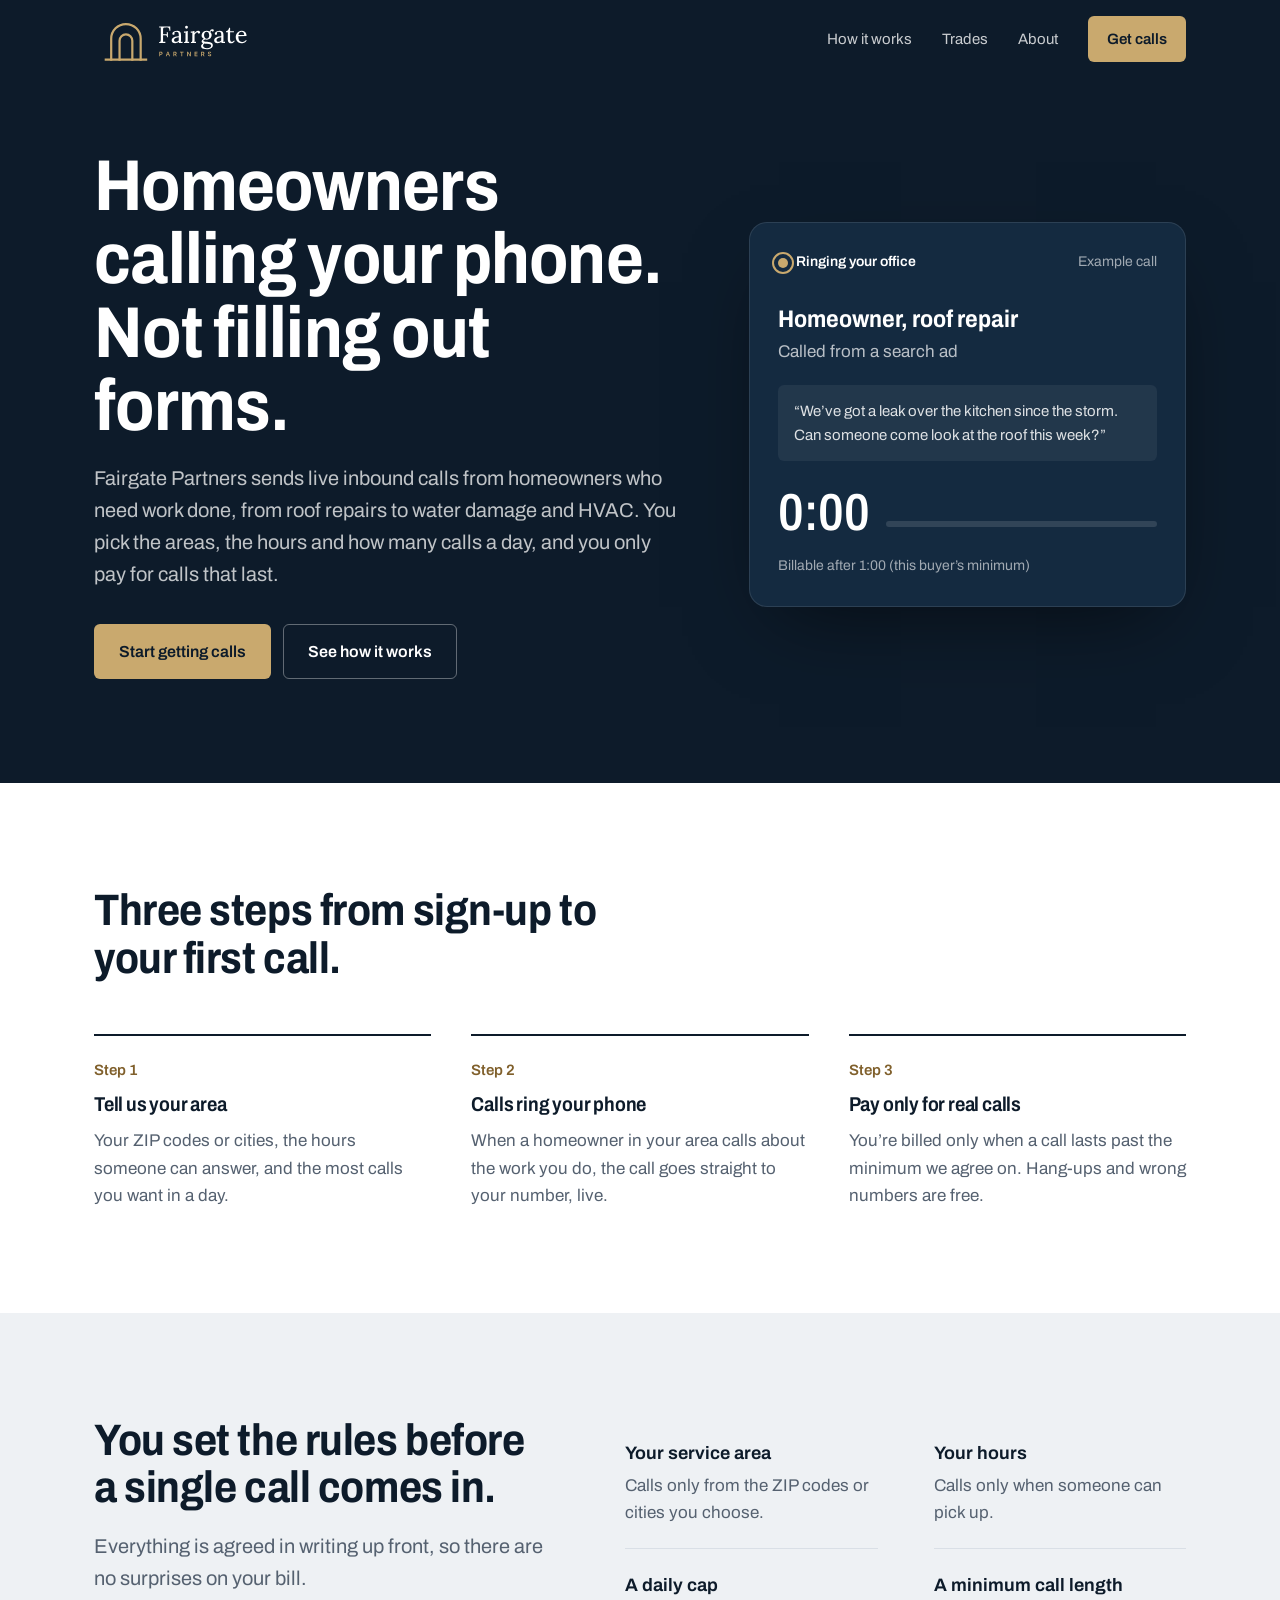
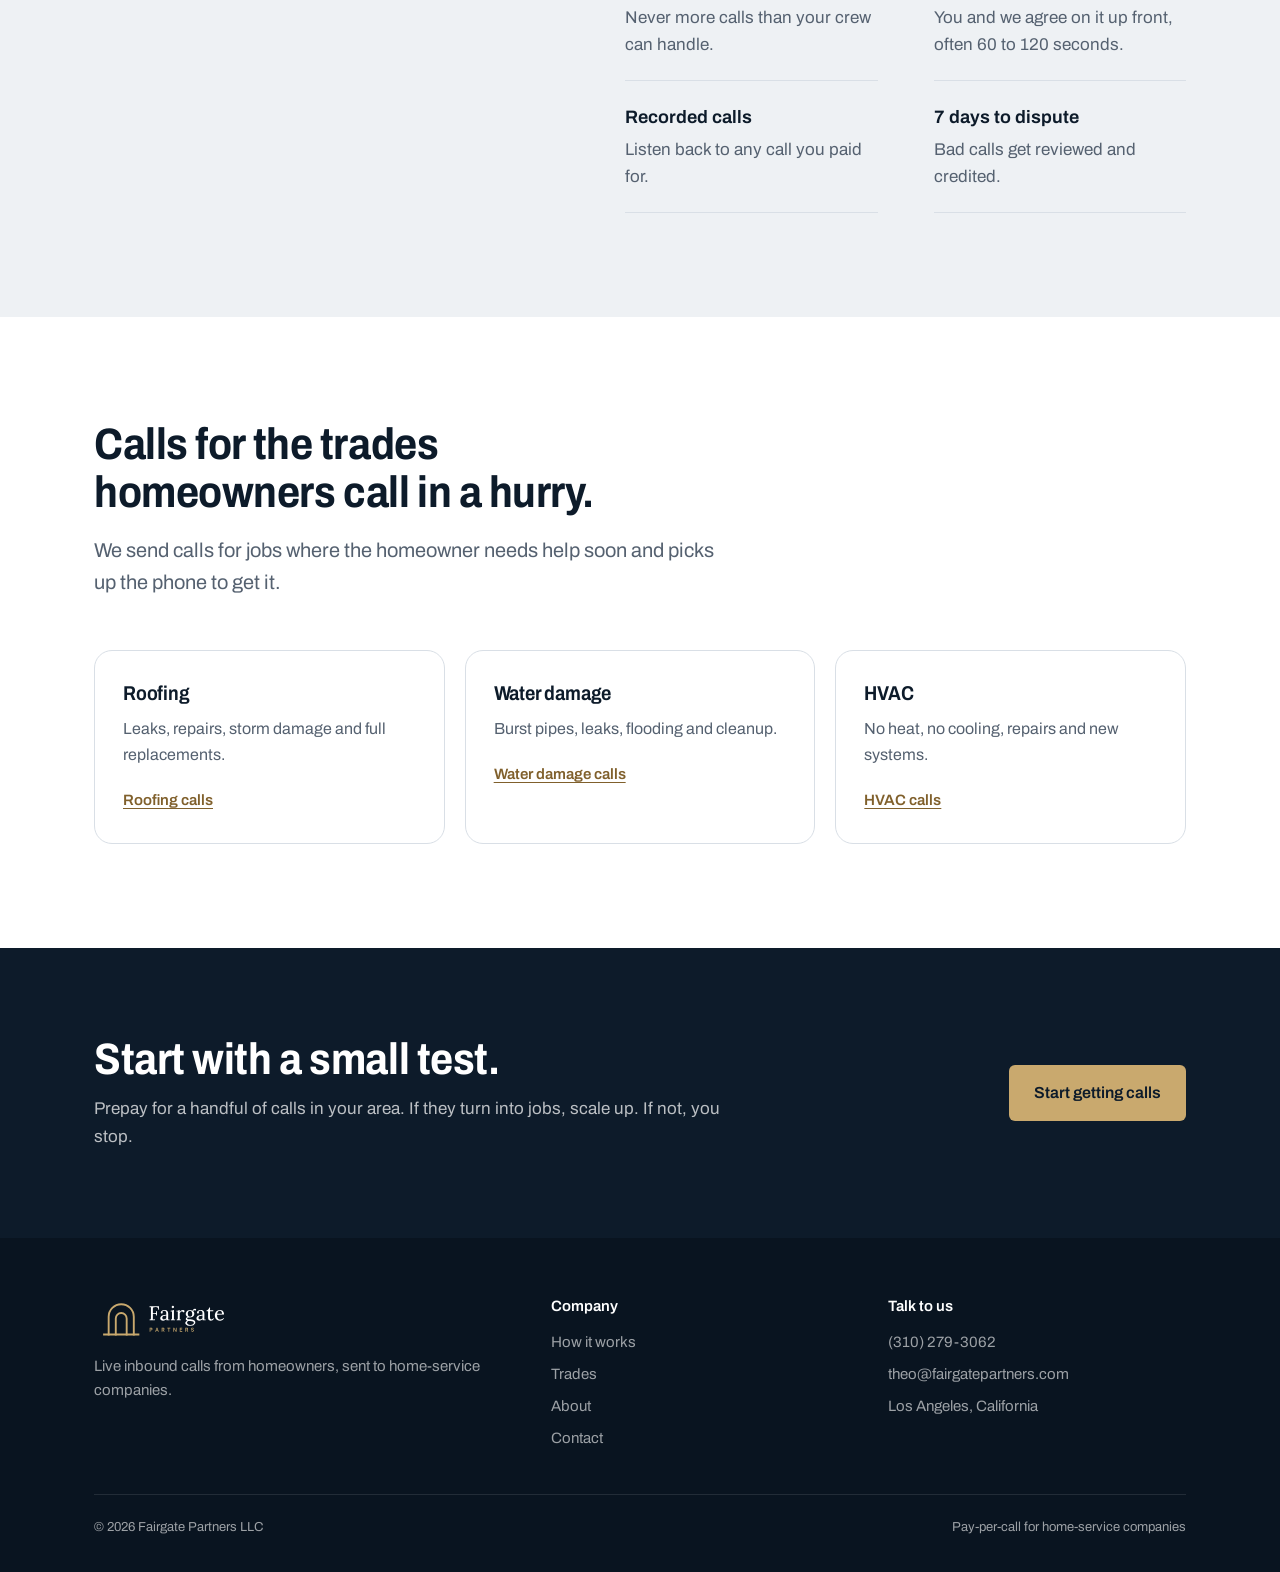
<file: index.html>
<!doctype html>
<html lang="en">
<head>
<meta charset="utf-8">
<meta name="viewport" content="width=device-width, initial-scale=1">
<title>Fairgate Partners | Pay-per-call for home-service companies</title>
<meta name="description" content="Live inbound calls from homeowners, sent straight to your phone. You choose the area, hours and daily cap, and pay only for billable calls.">
<link rel="canonical" href="https://fairgatepartners.com/">
<meta name="theme-color" content="#0d1b2a">
<meta property="og:type" content="website">
<meta property="og:site_name" content="Fairgate Partners">
<meta property="og:title" content="Fairgate Partners | Pay-per-call for home-service companies">
<meta property="og:description" content="Live inbound calls from homeowners, sent straight to your phone. You choose the area, hours and daily cap, and pay only for billable calls.">
<meta property="og:url" content="https://fairgatepartners.com/">
<meta property="og:image" content="https://fairgatepartners.com/og-image.png">
<meta property="og:image:width" content="1200">
<meta property="og:image:height" content="630">
<meta property="og:image:alt" content="Fairgate Partners logo">
<meta name="twitter:image" content="https://fairgatepartners.com/og-image.png">
<meta name="twitter:card" content="summary_large_image">
<link rel="icon" type="image/svg+xml" href="logo/fairgate-icon.svg">
<link rel="apple-touch-icon" href="logo/fairgate-icon.png">
<link rel="preconnect" href="https://fonts.googleapis.com">
<link rel="preconnect" href="https://fonts.gstatic.com" crossorigin>
<link href="https://fonts.googleapis.com/css2?family=Archivo:wdth,wght@62..125,400..800&display=swap" rel="stylesheet">
<link rel="stylesheet" href="styles.css">
<script type="application/ld+json">{"@context": "https://schema.org", "@graph": [{"@type": "Organization", "@id": "https://fairgatepartners.com/#org", "name": "Fairgate Partners", "legalName": "Fairgate Partners LLC", "url": "https://fairgatepartners.com/", "logo": "https://fairgatepartners.com/logo/fairgate-icon.png", "email": "theo@fairgatepartners.com", "telephone": "+1-310-279-3062", "description": "Fairgate Partners sends live inbound phone calls from homeowners to home-service companies. Buyers pay only for billable calls.", "contactPoint": {"@type": "ContactPoint", "contactType": "sales", "email": "theo@fairgatepartners.com", "telephone": "+1-310-279-3062", "availableLanguage": "English"}}, {"@type": "Service", "@id": "https://fairgatepartners.com/#service", "name": "Pay-per-call for home-service companies", "serviceType": "Pay-per-call lead generation", "provider": {"@id": "https://fairgatepartners.com/#org"}, "areaServed": {"@type": "Country", "name": "United States"}, "audience": {"@type": "BusinessAudience", "audienceType": "Roofing, water damage restoration and HVAC companies"}, "description": "Live inbound phone calls from homeowners, delivered to home-service companies and billed per billable call."}, {"@type": "WebSite", "@id": "https://fairgatepartners.com/#site", "url": "https://fairgatepartners.com/", "name": "Fairgate Partners", "publisher": {"@id": "https://fairgatepartners.com/#org"}}]}</script>
</head>
<body>
<a class="skip" href="#main">Skip to content</a>
<header class="site-head">
  <div class="wrap">
    <a class="brand" href="index.html"><img src="logo/fairgate-wordmark-white.svg" alt="Fairgate Partners" width="157" height="54"></a>
    <nav class="nav" aria-label="Main"><a href="how-it-works.html">How it works</a><a href="trades.html">Trades</a><a href="about.html">About</a><a class="btn btn-brass" href="contact.html">Get calls</a></nav>
    <details class="menu"><summary>Menu</summary><nav aria-label="Mobile"><a href="how-it-works.html">How it works</a><a href="trades.html">Trades</a><a href="about.html">About</a><a href="contact.html">Contact</a></nav></details>
  </div>
</header>
<main id="main">
<section class="hero">
  <div class="wrap">
    <div>
      <h1>Homeowners calling your phone. Not filling out forms.</h1>
      <p class="lead">Fairgate Partners sends live inbound calls from homeowners who need work done, from roof repairs to water damage and HVAC. You pick the areas, the hours and how many calls a day, and you only pay for calls that last.</p>
      <div class="actions">
        <a class="btn btn-brass" href="contact.html">Start getting calls</a>
        <a class="btn btn-line" href="how-it-works.html">See how it works</a>
      </div>
    </div>
    <div class="call ringing" id="call" aria-label="Example of a call being delivered">
      <div class="call-top"><span class="status"><span class="dot"></span><span id="st">Ringing your office</span></span><span>Example call</span></div>
      <div class="caller"><strong id="who">Homeowner, roof repair</strong><span id="src">Called from a search ad</span></div>
      <div class="need" id="need">&ldquo;We&rsquo;ve got a leak over the kitchen since the storm. Can someone come look at the roof this week?&rdquo;</div>
      <div class="timer"><div class="clock" id="clk">0:00</div><div class="bar"><i id="bar"></i></div></div>
      <div class="bill" id="bill">Billable after 1:00 (this buyer&rsquo;s minimum)</div>
    </div>
  </div>
</section>

<section class="section">
  <div class="wrap">
    <div class="section-head"><h2>Three steps from sign-up to your first call.</h2></div>
    <div class="steps">
      <div class="step"><b>Step 1</b><h3>Tell us your area</h3><p>Your ZIP codes or cities, the hours someone can answer, and the most calls you want in a day.</p></div>
      <div class="step"><b>Step 2</b><h3>Calls ring your phone</h3><p>When a homeowner in your area calls about the work you do, the call goes straight to your number, live.</p></div>
      <div class="step"><b>Step 3</b><h3>Pay only for real calls</h3><p>You&rsquo;re billed only when a call lasts past the minimum we agree on. Hang-ups and wrong numbers are free.</p></div>
    </div>
  </div>
</section>

<section class="section mist">
  <div class="wrap split">
    <div>
      <h2>You set the rules before a single call comes in.</h2>
      <p class="lead">Everything is agreed in writing up front, so there are no surprises on your bill.</p>
    </div>
    <dl class="controls">
      <div><dt>Your service area</dt><dd>Calls only from the ZIP codes or cities you choose.</dd></div>
      <div><dt>Your hours</dt><dd>Calls only when someone can pick up.</dd></div>
      <div><dt>A daily cap</dt><dd>Never more calls than your crew can handle.</dd></div>
      <div><dt>A minimum call length</dt><dd>You and we agree on it up front, often 60 to 120 seconds.</dd></div>
      <div><dt>Recorded calls</dt><dd>Listen back to any call you paid for.</dd></div>
      <div><dt>7 days to dispute</dt><dd>Bad calls get reviewed and credited.</dd></div>
    </dl>
  </div>
</section>

<section class="section">
  <div class="wrap">
    <div class="section-head"><h2>Calls for the trades homeowners call in a hurry.</h2><p class="lead">We send calls for jobs where the homeowner needs help soon and picks up the phone to get it.</p></div>
    <div class="trades">
      <a class="trade" href="trades.html#roofing"><h3>Roofing</h3><p>Leaks, repairs, storm damage and full replacements.</p><span class="tag">Roofing calls</span></a>
      <a class="trade" href="trades.html#water-damage"><h3>Water damage</h3><p>Burst pipes, leaks, flooding and cleanup.</p><span class="tag">Water damage calls</span></a>
      <a class="trade" href="trades.html#hvac"><h3>HVAC</h3><p>No heat, no cooling, repairs and new systems.</p><span class="tag">HVAC calls</span></a>
    </div>
  </div>
</section>

<section class="band"><div class="wrap"><div><h2>Start with a small test.</h2><p>Prepay for a handful of calls in your area. If they turn into jobs, scale up. If not, you stop.</p></div><a class="btn btn-brass" href="contact.html">Start getting calls</a></div></section>
</main>
<footer class="site-foot">
  <div class="wrap">
    <div class="foot-grid">
      <div>
        <img src="logo/fairgate-wordmark-white.svg" alt="Fairgate Partners" width="134" height="46">
        <p>Live inbound calls from homeowners, sent to home-service companies.</p>
      </div>
      <div>
        <h4>Company</h4>
        <ul><li><a href="how-it-works.html">How it works</a></li><li><a href="trades.html">Trades</a></li><li><a href="about.html">About</a></li><li><a href="contact.html">Contact</a></li></ul>
      </div>
      <div>
        <h4>Talk to us</h4>
        <ul><li><a href="tel:+13102793062">(310) 279-3062</a></li><li><a href="mailto:theo@fairgatepartners.com">theo@fairgatepartners.com</a></li><li>Los Angeles, California</li></ul>
      </div>
    </div>
    <div class="legal"><span>&copy; 2026 Fairgate Partners LLC</span><span>Pay-per-call for home-service companies</span></div>
  </div>
</footer>
<script>
(function(){
  var card=document.getElementById('call');if(!card)return;
  var $=function(i){return document.getElementById(i)};
  var st=$('st'),clk=$('clk'),bar=$('bar'),bill=$('bill'),who=$('who'),src=$('src'),need=$('need');
  var calls=[
    ['Homeowner, roof repair','Called from a search ad',60,'“We’ve got a leak over the kitchen since the storm. Can someone come look at the roof this week?”'],
    ['Homeowner, water damage','Called from a search ad',90,'“A pipe burst under the sink and the floor’s soaked. Can you get someone out today?”'],
    ['Homeowner, HVAC','Called from a local listing',120,'“Our heater stopped working last night. How soon can a tech come out?”']
  ];
  var reduce=window.matchMedia&&window.matchMedia('(prefers-reduced-motion: reduce)').matches;
  function fmt(s){return Math.floor(s/60)+':'+('0'+(s%60)).slice(-2)}
  var min=60;
  function show(s){clk.textContent=fmt(s);bar.style.width=Math.min(100,s/min*100)+'%';if(s>=min){bill.textContent='Billable call';bill.classList.add('on')}}
  function load(c){min=c[2];who.textContent=c[0];src.textContent=c[1];need.textContent=c[3];card.classList.remove('connected');card.classList.add('ringing');st.textContent='Ringing your office';bill.textContent='Billable after '+fmt(min)+' (this buyer’s minimum)';bill.classList.remove('on');show(0)}
  function connect(){card.classList.remove('ringing');card.classList.add('connected');st.textContent='Connected'}
  if(reduce){connect();show(64);return}
  var n=0;
  function run(){load(calls[n]);setTimeout(function(){connect();var s=0;var t=setInterval(function(){s++;show(s);if(s>=min+4){clearInterval(t);n=(n+1)%calls.length;setTimeout(run,3000)}},40)},1800)}
  run();
})();
</script>
</body>
</html>
</file>
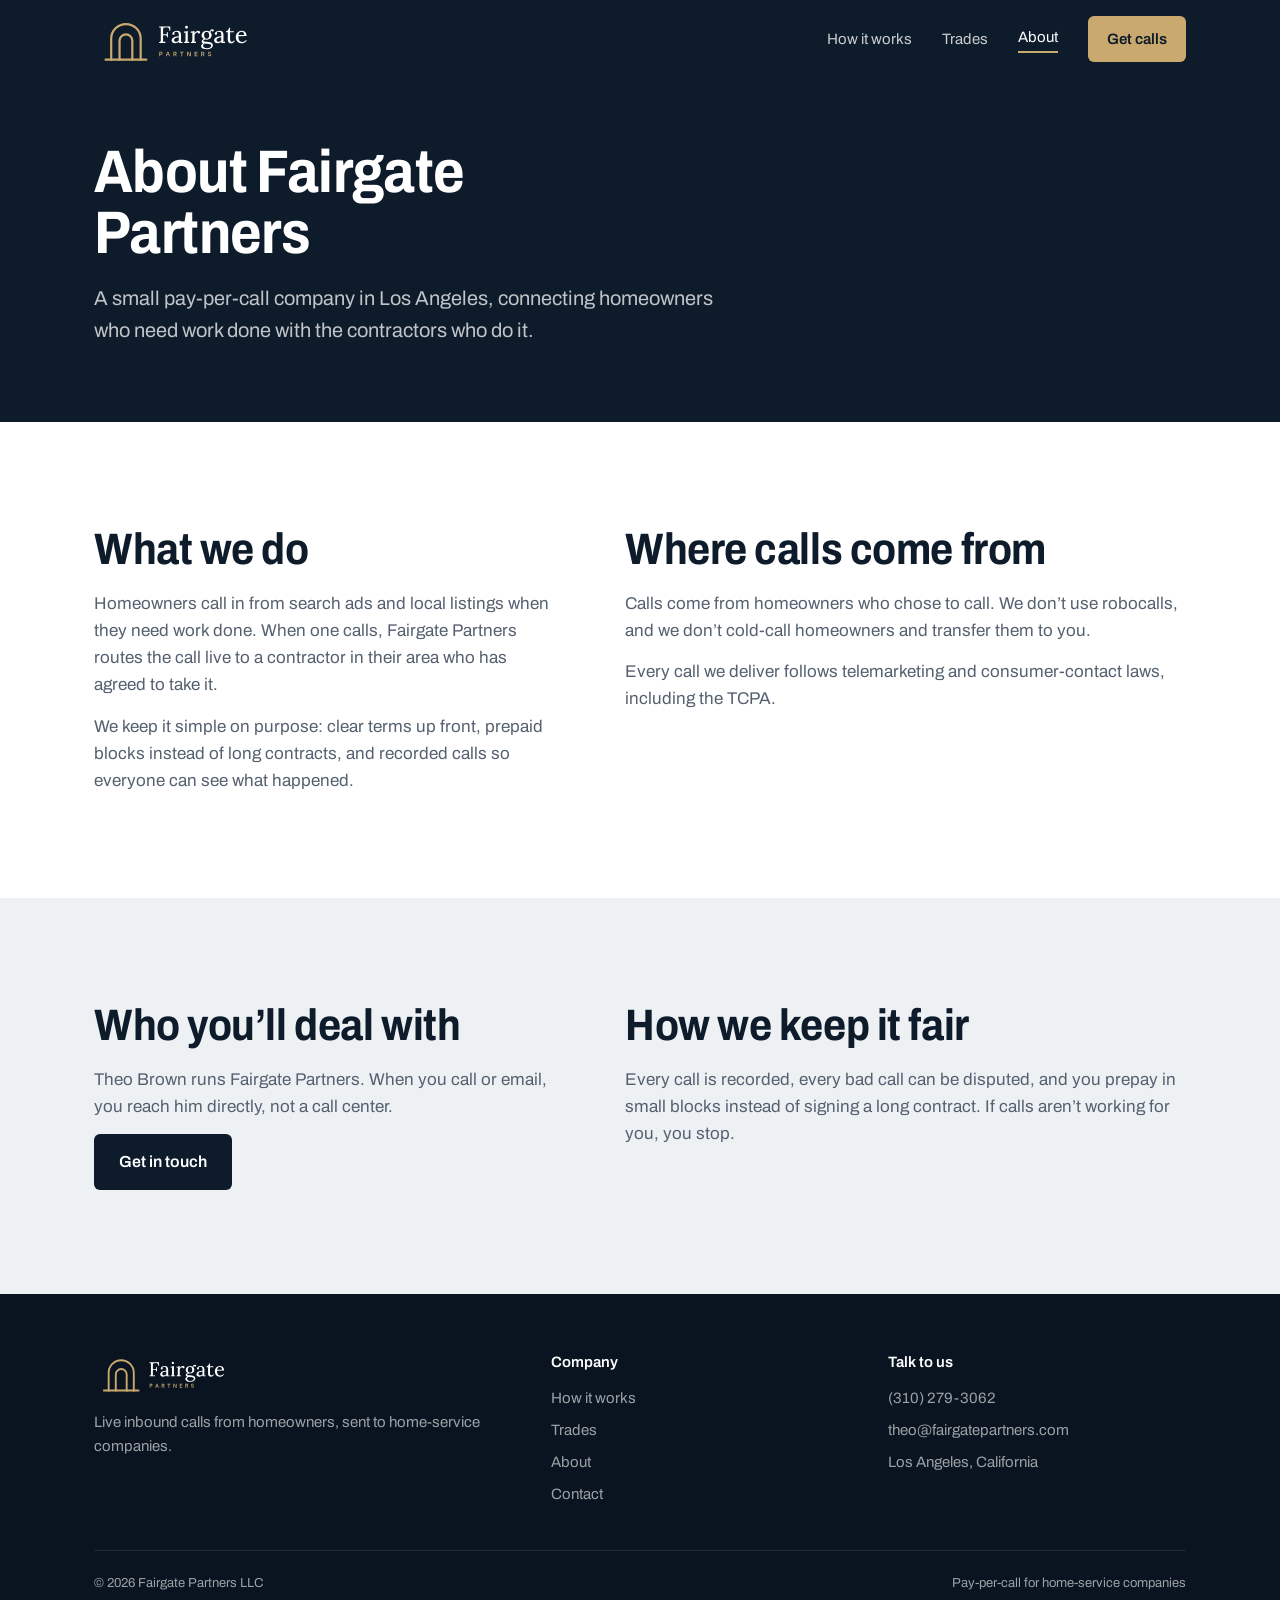
<file: about.html>
<!doctype html>
<html lang="en">
<head>
<meta charset="utf-8">
<meta name="viewport" content="width=device-width, initial-scale=1">
<title>About | Fairgate Partners</title>
<meta name="description" content="Fairgate Partners LLC is a Los Angeles pay-per-call company that routes live homeowner calls to home-service contractors.">
<link rel="canonical" href="https://fairgatepartners.com/about.html">
<meta name="theme-color" content="#0d1b2a">
<meta property="og:type" content="website">
<meta property="og:site_name" content="Fairgate Partners">
<meta property="og:title" content="About | Fairgate Partners">
<meta property="og:description" content="Fairgate Partners LLC is a Los Angeles pay-per-call company that routes live homeowner calls to home-service contractors.">
<meta property="og:url" content="https://fairgatepartners.com/about.html">
<meta property="og:image" content="https://fairgatepartners.com/og-image.png">
<meta property="og:image:width" content="1200">
<meta property="og:image:height" content="630">
<meta property="og:image:alt" content="Fairgate Partners logo">
<meta name="twitter:image" content="https://fairgatepartners.com/og-image.png">
<meta name="twitter:card" content="summary_large_image">
<link rel="icon" type="image/svg+xml" href="logo/fairgate-icon.svg">
<link rel="apple-touch-icon" href="logo/fairgate-icon.png">
<link rel="preconnect" href="https://fonts.googleapis.com">
<link rel="preconnect" href="https://fonts.gstatic.com" crossorigin>
<link href="https://fonts.googleapis.com/css2?family=Archivo:wdth,wght@62..125,400..800&display=swap" rel="stylesheet">
<link rel="stylesheet" href="styles.css">
</head>
<body>
<a class="skip" href="#main">Skip to content</a>
<header class="site-head">
  <div class="wrap">
    <a class="brand" href="index.html"><img src="logo/fairgate-wordmark-white.svg" alt="Fairgate Partners" width="157" height="54"></a>
    <nav class="nav" aria-label="Main"><a href="how-it-works.html">How it works</a><a href="trades.html">Trades</a><a href="about.html" aria-current="page">About</a><a class="btn btn-brass" href="contact.html">Get calls</a></nav>
    <details class="menu"><summary>Menu</summary><nav aria-label="Mobile"><a href="how-it-works.html">How it works</a><a href="trades.html">Trades</a><a href="about.html">About</a><a href="contact.html">Contact</a></nav></details>
  </div>
</header>
<main id="main">
<section class="page-head"><div class="wrap"><h1>About Fairgate Partners</h1><p class="lead">A small pay-per-call company in Los Angeles, connecting homeowners who need work done with the contractors who do it.</p></div></section>

<section class="section">
  <div class="wrap split">
    <div class="prose"><h2>What we do</h2><p>Homeowners call in from search ads and local listings when they need work done. When one calls, Fairgate Partners routes the call live to a contractor in their area who has agreed to take it.</p><p>We keep it simple on purpose: clear terms up front, prepaid blocks instead of long contracts, and recorded calls so everyone can see what happened.</p></div>
    <div class="prose"><h2>Where calls come from</h2><p>Calls come from homeowners who chose to call. We don&rsquo;t use robocalls, and we don&rsquo;t cold-call homeowners and transfer them to you.</p><p>Every call we deliver follows telemarketing and consumer-contact laws, including the TCPA.</p></div>
  </div>
</section>

<section class="section mist">
  <div class="wrap split">
    <div class="prose"><h2>Who you&rsquo;ll deal with</h2><p>Theo Brown runs Fairgate Partners. When you call or email, you reach him directly, not a call center.</p><p><a class="btn btn-navy" href="contact.html">Get in touch</a></p></div>
    <div class="prose"><h2>How we keep it fair</h2><p>Every call is recorded, every bad call can be disputed, and you prepay in small blocks instead of signing a long contract. If calls aren&rsquo;t working for you, you stop.</p></div>
  </div>
</section>
</main>
<footer class="site-foot">
  <div class="wrap">
    <div class="foot-grid">
      <div>
        <img src="logo/fairgate-wordmark-white.svg" alt="Fairgate Partners" width="134" height="46">
        <p>Live inbound calls from homeowners, sent to home-service companies.</p>
      </div>
      <div>
        <h4>Company</h4>
        <ul><li><a href="how-it-works.html">How it works</a></li><li><a href="trades.html">Trades</a></li><li><a href="about.html">About</a></li><li><a href="contact.html">Contact</a></li></ul>
      </div>
      <div>
        <h4>Talk to us</h4>
        <ul><li><a href="tel:+13102793062">(310) 279-3062</a></li><li><a href="mailto:theo@fairgatepartners.com">theo@fairgatepartners.com</a></li><li>Los Angeles, California</li></ul>
      </div>
    </div>
    <div class="legal"><span>&copy; 2026 Fairgate Partners LLC</span><span>Pay-per-call for home-service companies</span></div>
  </div>
</footer>
</body>
</html>
</file>
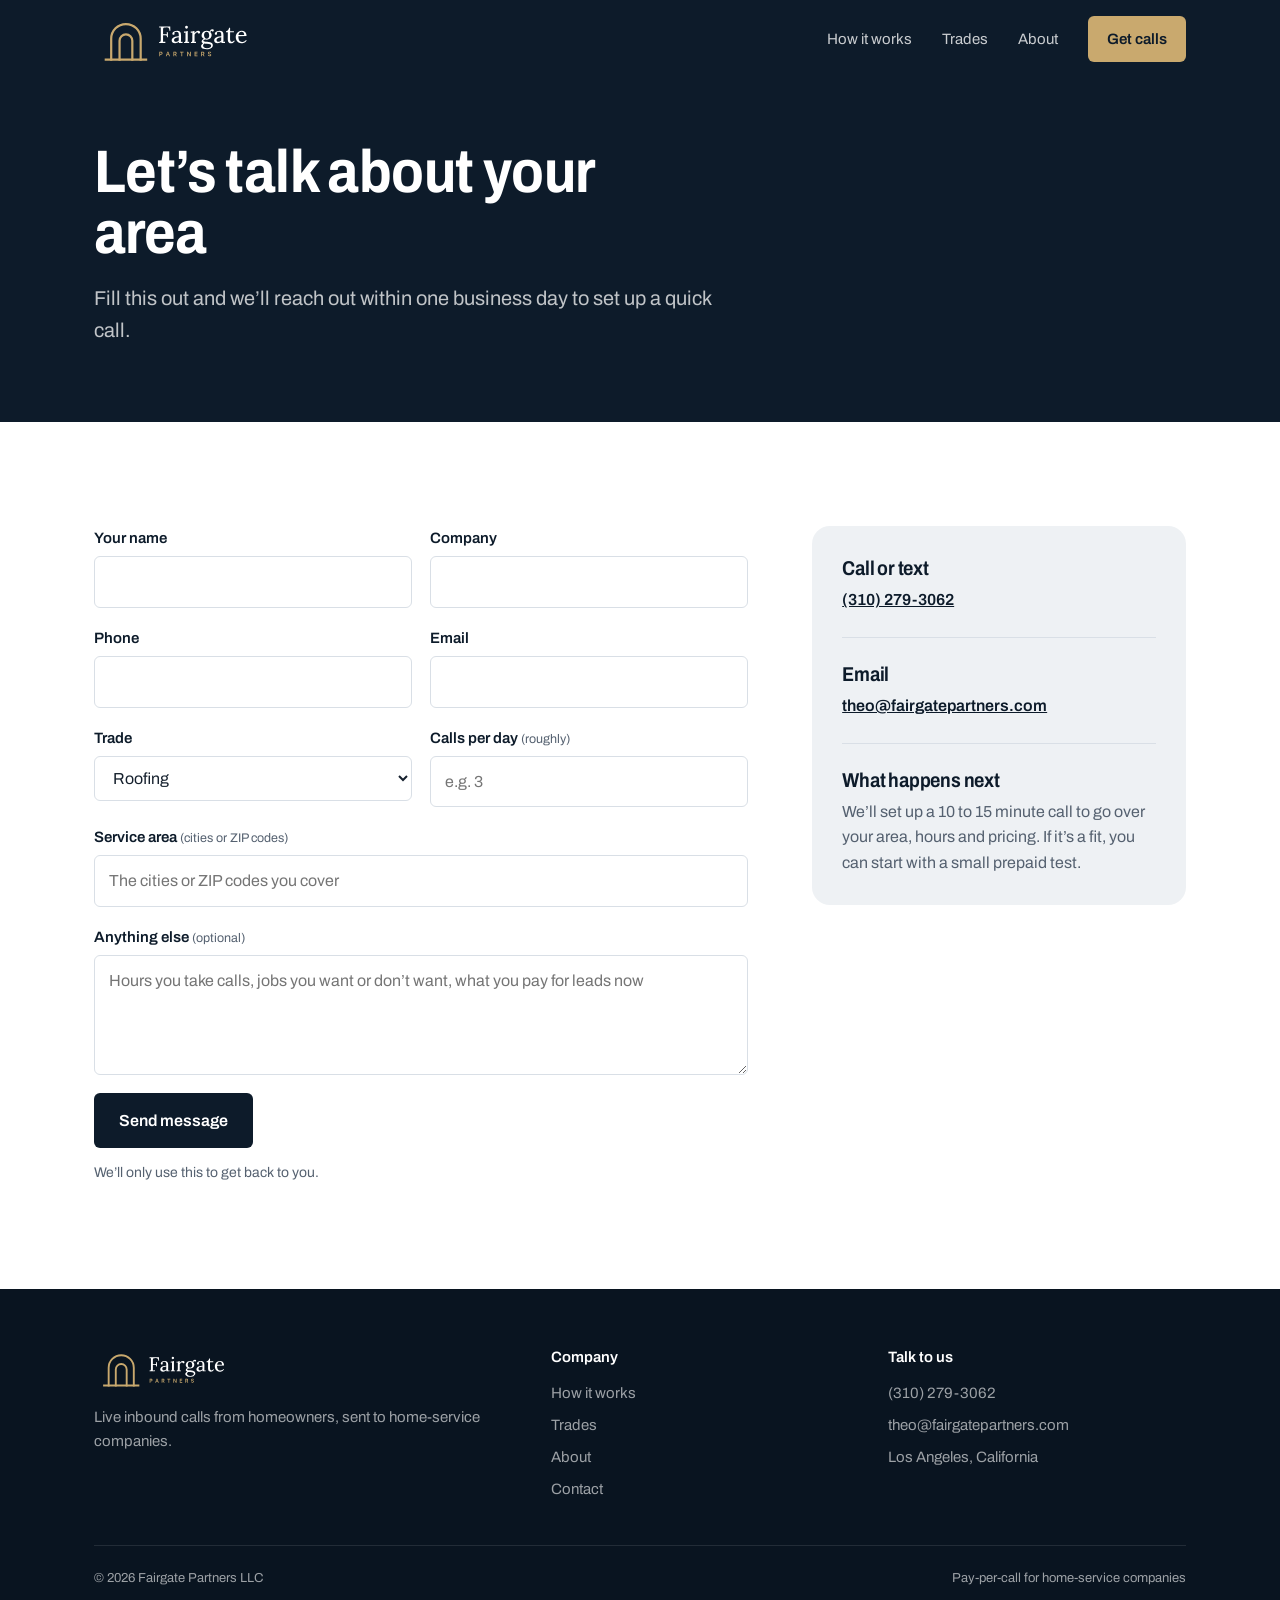
<file: contact.html>
<!doctype html>
<html lang="en">
<head>
<meta charset="utf-8">
<meta name="viewport" content="width=device-width, initial-scale=1">
<title>Contact | Fairgate Partners</title>
<meta name="description" content="Get live homeowner calls in your service area. Contact Fairgate Partners by form, phone or email.">
<link rel="canonical" href="https://fairgatepartners.com/contact.html">
<meta name="theme-color" content="#0d1b2a">
<meta property="og:type" content="website">
<meta property="og:site_name" content="Fairgate Partners">
<meta property="og:title" content="Contact | Fairgate Partners">
<meta property="og:description" content="Get live homeowner calls in your service area. Contact Fairgate Partners by form, phone or email.">
<meta property="og:url" content="https://fairgatepartners.com/contact.html">
<meta property="og:image" content="https://fairgatepartners.com/og-image.png">
<meta property="og:image:width" content="1200">
<meta property="og:image:height" content="630">
<meta property="og:image:alt" content="Fairgate Partners logo">
<meta name="twitter:image" content="https://fairgatepartners.com/og-image.png">
<meta name="twitter:card" content="summary_large_image">
<link rel="icon" type="image/svg+xml" href="logo/fairgate-icon.svg">
<link rel="apple-touch-icon" href="logo/fairgate-icon.png">
<link rel="preconnect" href="https://fonts.googleapis.com">
<link rel="preconnect" href="https://fonts.gstatic.com" crossorigin>
<link href="https://fonts.googleapis.com/css2?family=Archivo:wdth,wght@62..125,400..800&display=swap" rel="stylesheet">
<link rel="stylesheet" href="styles.css">
</head>
<body>
<a class="skip" href="#main">Skip to content</a>
<header class="site-head">
  <div class="wrap">
    <a class="brand" href="index.html"><img src="logo/fairgate-wordmark-white.svg" alt="Fairgate Partners" width="157" height="54"></a>
    <nav class="nav" aria-label="Main"><a href="how-it-works.html">How it works</a><a href="trades.html">Trades</a><a href="about.html">About</a><a class="btn btn-brass" href="contact.html">Get calls</a></nav>
    <details class="menu"><summary>Menu</summary><nav aria-label="Mobile"><a href="how-it-works.html">How it works</a><a href="trades.html">Trades</a><a href="about.html">About</a><a href="contact.html">Contact</a></nav></details>
  </div>
</header>
<main id="main">
<section class="page-head"><div class="wrap"><h1>Let&rsquo;s talk about your area</h1><p class="lead">Fill this out and we&rsquo;ll reach out within one business day to set up a quick call.</p></div></section>

<section class="section">
  <div class="wrap contact-grid">
    <div id="sent" class="sent" hidden tabindex="-1"><h2>Thanks, we got it.</h2><p class="lead">We&rsquo;ll get back to you within one business day. If it&rsquo;s urgent, call or text <a href="tel:+13102793062">(310) 279-3062</a>.</p></div>
    <form id="contact-form" action="https://docs.google.com/forms/d/e/1FAIpQLScwUCpOweC3Q_AdFlV9XB5z-6krvM_LMjPOhUxB5yHtieTJHg/formResponse" method="POST">
      <input type="text" id="hp" class="hp" tabindex="-1" autocomplete="off" aria-hidden="true">

      <div class="row">
        <div class="field"><label for="name">Your name</label><input id="name" name="entry.1611823337" autocomplete="name" required></div>
        <div class="field"><label for="company">Company</label><input id="company" name="entry.135337565" autocomplete="organization" required></div>
      </div>
      <div class="row">
        <div class="field"><label for="phone">Phone</label><input id="phone" name="entry.679114984" type="tel" autocomplete="tel" required></div>
        <div class="field"><label for="email">Email</label><input id="email" name="entry.1507674828" type="email" autocomplete="email" required></div>
      </div>
      <div class="row">
        <div class="field"><label for="trade">Trade</label>
          <select id="trade" name="entry.523211103"><option>Roofing</option><option>Water damage / restoration</option><option>HVAC</option><option>Other</option></select></div>
        <div class="field"><label for="cap">Calls per day <small>(roughly)</small></label><input id="cap" name="entry.1547886591" inputmode="numeric" placeholder="e.g. 3"></div>
      </div>
      <div class="field"><label for="area">Service area <small>(cities or ZIP codes)</small></label><input id="area" name="entry.640578315" placeholder="The cities or ZIP codes you cover" required></div>
      <div class="field"><label for="msg">Anything else <small>(optional)</small></label><textarea id="msg" name="entry.1178891015" placeholder="Hours you take calls, jobs you want or don&rsquo;t want, what you pay for leads now"></textarea></div>
      <button class="btn btn-navy" type="submit" id="send">Send message</button>
      <p class="form-note" id="form-note">We&rsquo;ll only use this to get back to you.</p>
    </form>

    <aside class="aside">
      <div><h3>Call or text</h3><p><a href="tel:+13102793062">(310) 279-3062</a></p></div>
      <div><h3>Email</h3><p><a href="mailto:theo@fairgatepartners.com">theo@fairgatepartners.com</a></p></div>
      <div><h3>What happens next</h3><p>We&rsquo;ll set up a 10 to 15 minute call to go over your area, hours and pricing. If it&rsquo;s a fit, you can start with a small prepaid test.</p></div>
    </aside>
  </div>
</section>
</main>
<footer class="site-foot">
  <div class="wrap">
    <div class="foot-grid">
      <div>
        <img src="logo/fairgate-wordmark-white.svg" alt="Fairgate Partners" width="134" height="46">
        <p>Live inbound calls from homeowners, sent to home-service companies.</p>
      </div>
      <div>
        <h4>Company</h4>
        <ul><li><a href="how-it-works.html">How it works</a></li><li><a href="trades.html">Trades</a></li><li><a href="about.html">About</a></li><li><a href="contact.html">Contact</a></li></ul>
      </div>
      <div>
        <h4>Talk to us</h4>
        <ul><li><a href="tel:+13102793062">(310) 279-3062</a></li><li><a href="mailto:theo@fairgatepartners.com">theo@fairgatepartners.com</a></li><li>Los Angeles, California</li></ul>
      </div>
    </div>
    <div class="legal"><span>&copy; 2026 Fairgate Partners LLC</span><span>Pay-per-call for home-service companies</span></div>
  </div>
</footer>
<script>
(function(){
  var f=document.getElementById('contact-form');if(!f)return;
  f.addEventListener('submit',function(e){
    e.preventDefault();
    if(document.getElementById('hp').value)return;
    var b=document.getElementById('send');b.disabled=true;b.textContent='Sending...';
    fetch(f.action,{method:'POST',mode:'no-cors',body:new FormData(f)}).then(function(){
      f.hidden=true;var s=document.getElementById('sent');s.hidden=false;s.focus();
    }).catch(function(){
      b.disabled=false;b.textContent='Send message';
      document.getElementById('form-note').textContent='That didn’t send. Check your connection and try again, or call (310) 279-3062.';
    });
  });
})();
</script>
</body>
</html>
</file>
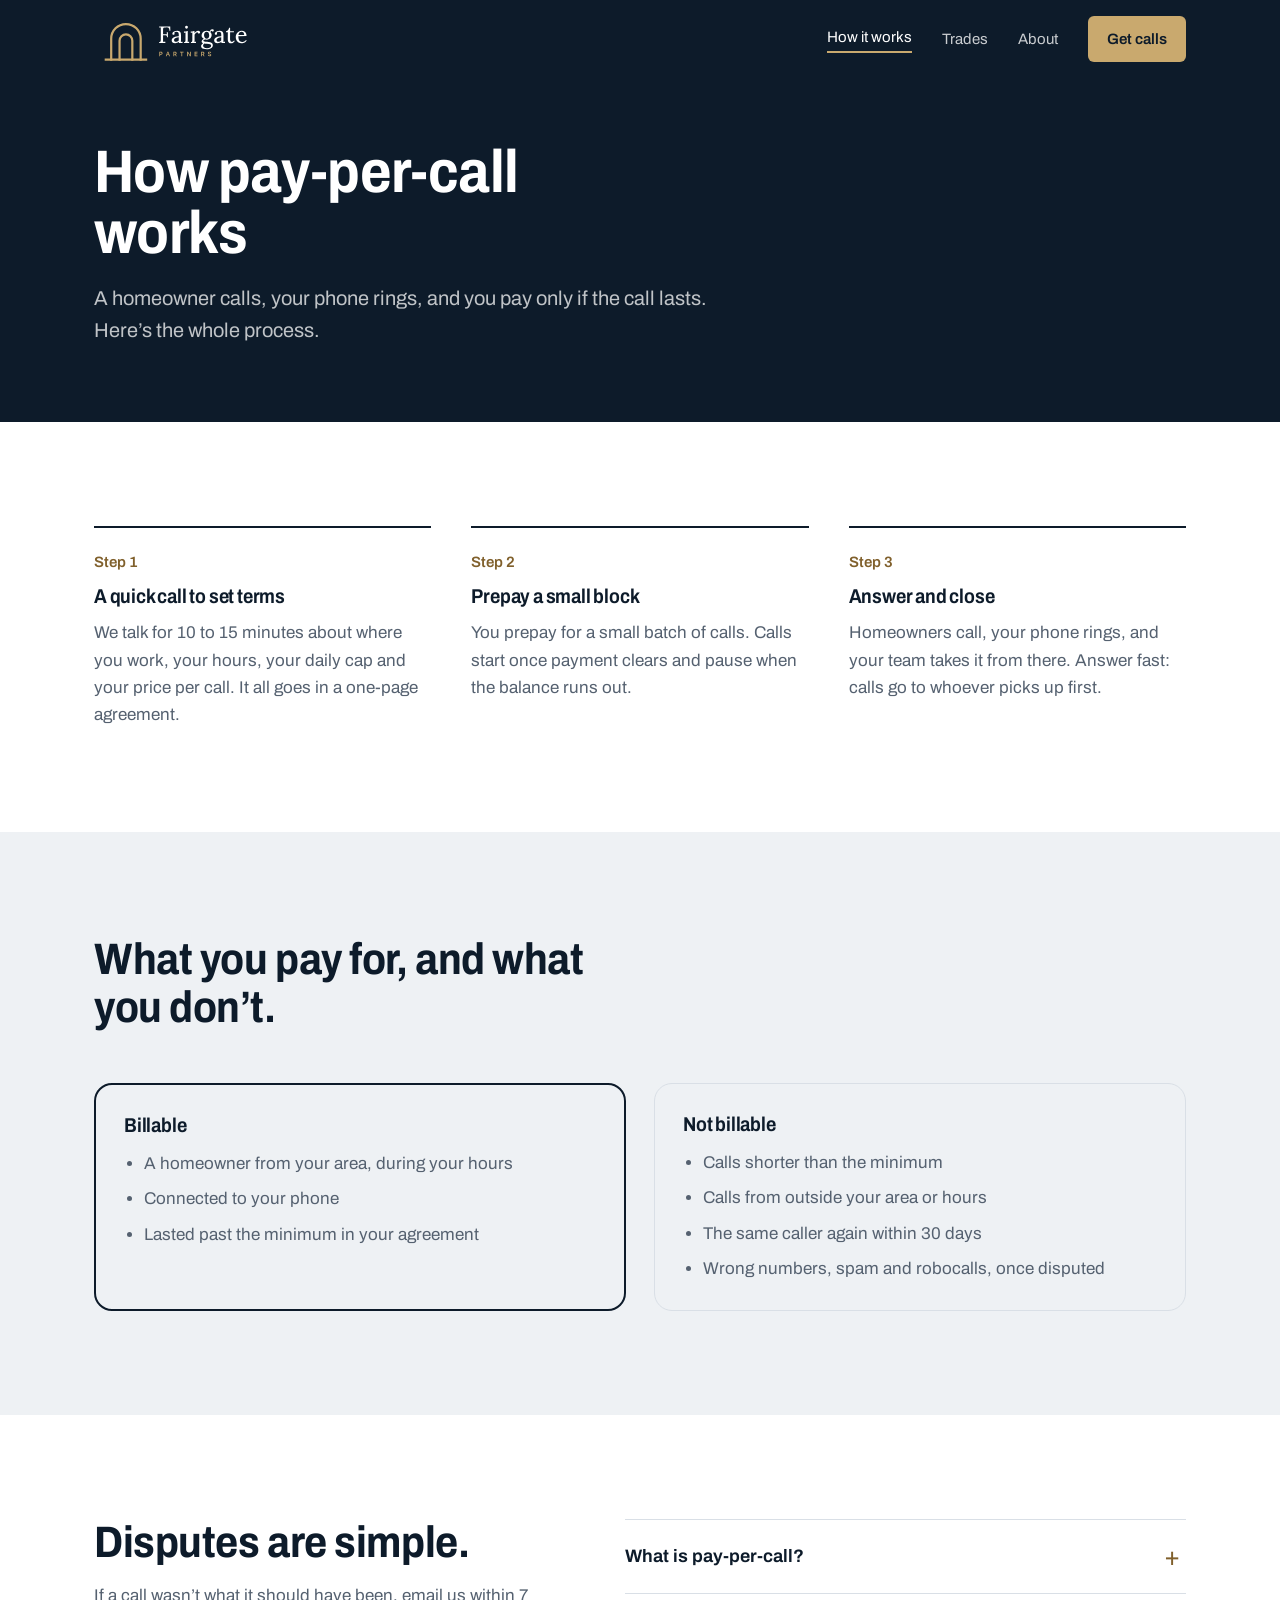
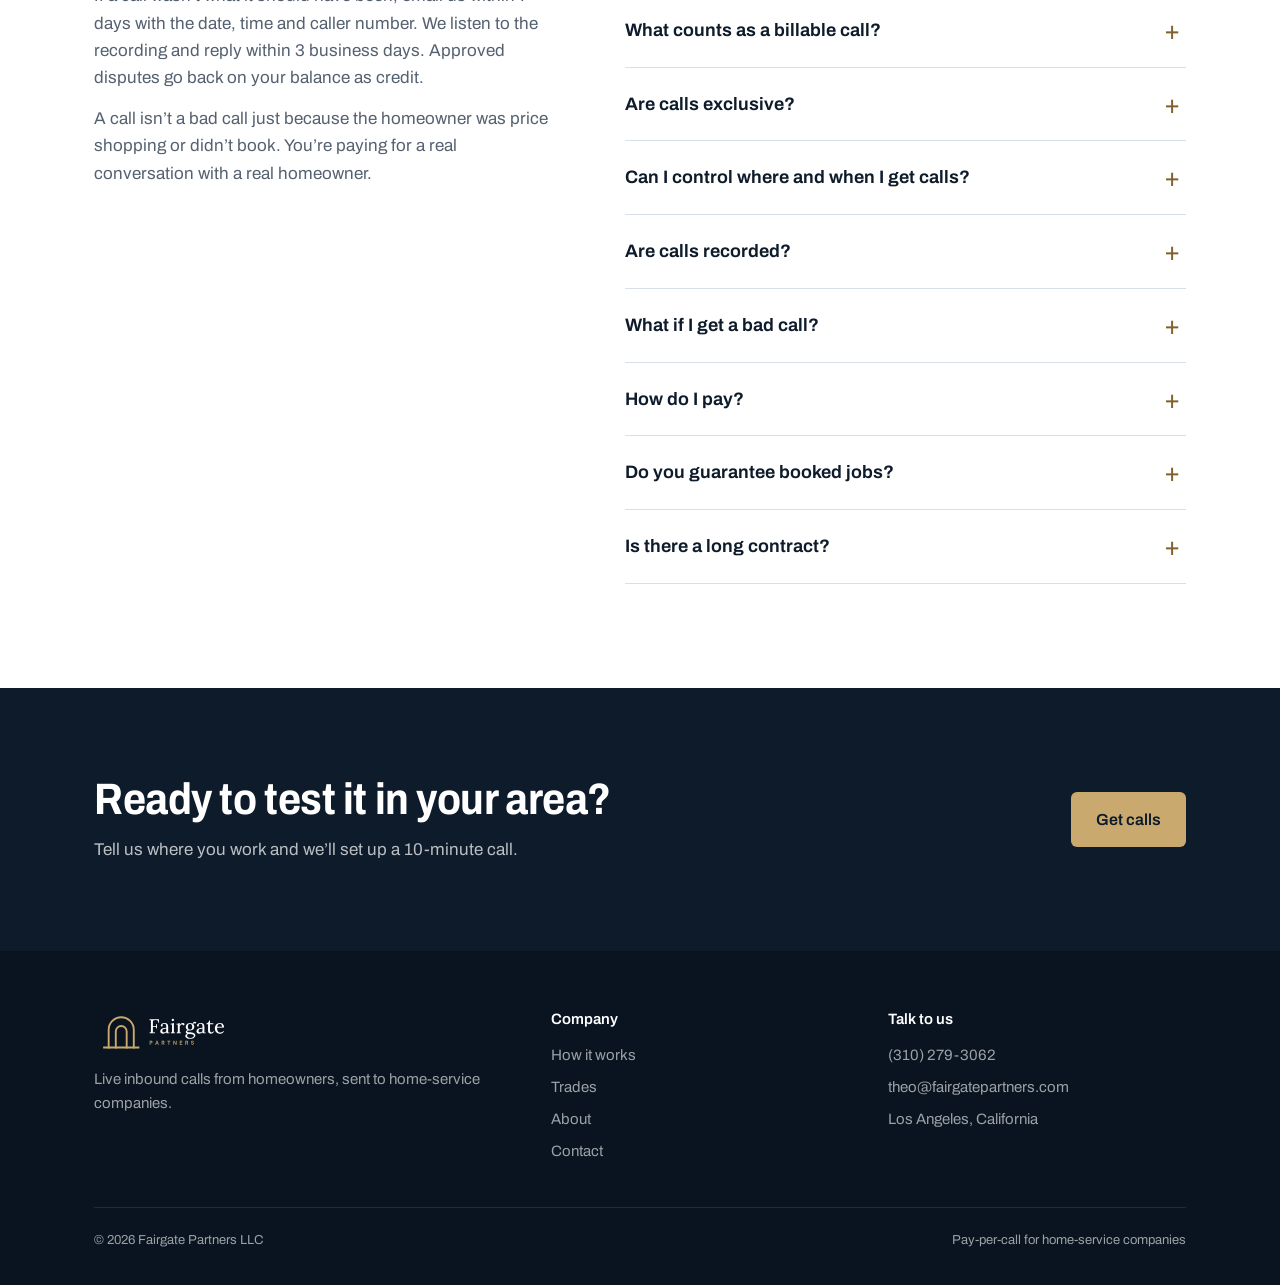
<file: how-it-works.html>
<!doctype html>
<html lang="en">
<head>
<meta charset="utf-8">
<meta name="viewport" content="width=device-width, initial-scale=1">
<title>How it works | Fairgate Partners</title>
<meta name="description" content="How Fairgate Partners delivers live homeowner calls: set your area and hours, prepay a small block, and pay only for billable calls.">
<link rel="canonical" href="https://fairgatepartners.com/how-it-works.html">
<meta name="theme-color" content="#0d1b2a">
<meta property="og:type" content="website">
<meta property="og:site_name" content="Fairgate Partners">
<meta property="og:title" content="How it works | Fairgate Partners">
<meta property="og:description" content="How Fairgate Partners delivers live homeowner calls: set your area and hours, prepay a small block, and pay only for billable calls.">
<meta property="og:url" content="https://fairgatepartners.com/how-it-works.html">
<meta property="og:image" content="https://fairgatepartners.com/og-image.png">
<meta property="og:image:width" content="1200">
<meta property="og:image:height" content="630">
<meta property="og:image:alt" content="Fairgate Partners logo">
<meta name="twitter:image" content="https://fairgatepartners.com/og-image.png">
<meta name="twitter:card" content="summary_large_image">
<link rel="icon" type="image/svg+xml" href="logo/fairgate-icon.svg">
<link rel="apple-touch-icon" href="logo/fairgate-icon.png">
<link rel="preconnect" href="https://fonts.googleapis.com">
<link rel="preconnect" href="https://fonts.gstatic.com" crossorigin>
<link href="https://fonts.googleapis.com/css2?family=Archivo:wdth,wght@62..125,400..800&display=swap" rel="stylesheet">
<link rel="stylesheet" href="styles.css">
<script type="application/ld+json">{"@context": "https://schema.org", "@type": "FAQPage", "mainEntity": [{"@type": "Question", "name": "What is pay-per-call?", "acceptedAnswer": {"@type": "Answer", "text": "You pay for live phone calls from homeowners who need your service, instead of paying for clicks or form leads. The call rings straight to your phone."}}, {"@type": "Question", "name": "What counts as a billable call?", "acceptedAnswer": {"@type": "Answer", "text": "A call that connects to you and lasts past the minimum length in your agreement, often somewhere from 60 to 120 seconds. Calls from outside your area or hours, repeat callers and short hang-ups are not billed."}}, {"@type": "Question", "name": "Are calls exclusive?", "acceptedAnswer": {"@type": "Answer", "text": "No. A call can ring more than one company and connects to whoever answers first. The faster your team picks up, the more calls you get."}}, {"@type": "Question", "name": "Can I control where and when I get calls?", "acceptedAnswer": {"@type": "Answer", "text": "Yes. You choose the ZIP codes or cities, the hours you take calls and a daily cap, so volume matches what your crew can handle."}}, {"@type": "Question", "name": "Are calls recorded?", "acceptedAnswer": {"@type": "Answer", "text": "Yes. Calls are recorded so you can hear what you paid for and so disputes can be checked."}}, {"@type": "Question", "name": "What if I get a bad call?", "acceptedAnswer": {"@type": "Answer", "text": "Tell us within 7 days. We review the recording, and approved disputes are credited to your balance."}}, {"@type": "Question", "name": "How do I pay?", "acceptedAnswer": {"@type": "Answer", "text": "You prepay for a small block of calls. Calls pause when the balance runs out, so you never get billed for more than you bought."}}, {"@type": "Question", "name": "Do you guarantee booked jobs?", "acceptedAnswer": {"@type": "Answer", "text": "No. We deliver live calls from homeowners looking for service. Whether a call becomes a job depends on your pricing, availability and how your team handles the call."}}, {"@type": "Question", "name": "Is there a long contract?", "acceptedAnswer": {"@type": "Answer", "text": "No. You can start with a small test and stop anytime. Any unused prepaid balance is refunded."}}]}</script>
</head>
<body>
<a class="skip" href="#main">Skip to content</a>
<header class="site-head">
  <div class="wrap">
    <a class="brand" href="index.html"><img src="logo/fairgate-wordmark-white.svg" alt="Fairgate Partners" width="157" height="54"></a>
    <nav class="nav" aria-label="Main"><a href="how-it-works.html" aria-current="page">How it works</a><a href="trades.html">Trades</a><a href="about.html">About</a><a class="btn btn-brass" href="contact.html">Get calls</a></nav>
    <details class="menu"><summary>Menu</summary><nav aria-label="Mobile"><a href="how-it-works.html">How it works</a><a href="trades.html">Trades</a><a href="about.html">About</a><a href="contact.html">Contact</a></nav></details>
  </div>
</header>
<main id="main">
<section class="page-head"><div class="wrap"><h1>How pay-per-call works</h1><p class="lead">A homeowner calls, your phone rings, and you pay only if the call lasts. Here&rsquo;s the whole process.</p></div></section>

<section class="section">
  <div class="wrap">
    <div class="steps">
      <div class="step"><b>Step 1</b><h3>A quick call to set terms</h3><p>We talk for 10 to 15 minutes about where you work, your hours, your daily cap and your price per call. It all goes in a one-page agreement.</p></div>
      <div class="step"><b>Step 2</b><h3>Prepay a small block</h3><p>You prepay for a small batch of calls. Calls start once payment clears and pause when the balance runs out.</p></div>
      <div class="step"><b>Step 3</b><h3>Answer and close</h3><p>Homeowners call, your phone rings, and your team takes it from there. Answer fast: calls go to whoever picks up first.</p></div>
    </div>
  </div>
</section>

<section class="section mist">
  <div class="wrap">
    <div class="section-head"><h2>What you pay for, and what you don&rsquo;t.</h2></div>
    <div class="rules">
      <div class="rule-box yes"><h3>Billable</h3><ul><li>A homeowner from your area, during your hours</li><li>Connected to your phone</li><li>Lasted past the minimum in your agreement</li></ul></div>
      <div class="rule-box"><h3>Not billable</h3><ul><li>Calls shorter than the minimum</li><li>Calls from outside your area or hours</li><li>The same caller again within 30 days</li><li>Wrong numbers, spam and robocalls, once disputed</li></ul></div>
    </div>
  </div>
</section>

<section class="section">
  <div class="wrap split">
    <div class="prose"><h2>Disputes are simple.</h2><p>If a call wasn&rsquo;t what it should have been, email us within 7 days with the date, time and caller number. We listen to the recording and reply within 3 business days. Approved disputes go back on your balance as credit.</p><p>A call isn&rsquo;t a bad call just because the homeowner was price shopping or didn&rsquo;t book. You&rsquo;re paying for a real conversation with a real homeowner.</p></div>
    <div class="faq"><details><summary>What is pay-per-call?</summary><p>You pay for live phone calls from homeowners who need your service, instead of paying for clicks or form leads. The call rings straight to your phone.</p></details><details><summary>What counts as a billable call?</summary><p>A call that connects to you and lasts past the minimum length in your agreement, often somewhere from 60 to 120 seconds. Calls from outside your area or hours, repeat callers and short hang-ups are not billed.</p></details><details><summary>Are calls exclusive?</summary><p>No. A call can ring more than one company and connects to whoever answers first. The faster your team picks up, the more calls you get.</p></details><details><summary>Can I control where and when I get calls?</summary><p>Yes. You choose the ZIP codes or cities, the hours you take calls and a daily cap, so volume matches what your crew can handle.</p></details><details><summary>Are calls recorded?</summary><p>Yes. Calls are recorded so you can hear what you paid for and so disputes can be checked.</p></details><details><summary>What if I get a bad call?</summary><p>Tell us within 7 days. We review the recording, and approved disputes are credited to your balance.</p></details><details><summary>How do I pay?</summary><p>You prepay for a small block of calls. Calls pause when the balance runs out, so you never get billed for more than you bought.</p></details><details><summary>Do you guarantee booked jobs?</summary><p>No. We deliver live calls from homeowners looking for service. Whether a call becomes a job depends on your pricing, availability and how your team handles the call.</p></details><details><summary>Is there a long contract?</summary><p>No. You can start with a small test and stop anytime. Any unused prepaid balance is refunded.</p></details></div>
  </div>
</section>

<section class="band"><div class="wrap"><div><h2>Ready to test it in your area?</h2><p>Tell us where you work and we&rsquo;ll set up a 10-minute call.</p></div><a class="btn btn-brass" href="contact.html">Get calls</a></div></section>
</main>
<footer class="site-foot">
  <div class="wrap">
    <div class="foot-grid">
      <div>
        <img src="logo/fairgate-wordmark-white.svg" alt="Fairgate Partners" width="134" height="46">
        <p>Live inbound calls from homeowners, sent to home-service companies.</p>
      </div>
      <div>
        <h4>Company</h4>
        <ul><li><a href="how-it-works.html">How it works</a></li><li><a href="trades.html">Trades</a></li><li><a href="about.html">About</a></li><li><a href="contact.html">Contact</a></li></ul>
      </div>
      <div>
        <h4>Talk to us</h4>
        <ul><li><a href="tel:+13102793062">(310) 279-3062</a></li><li><a href="mailto:theo@fairgatepartners.com">theo@fairgatepartners.com</a></li><li>Los Angeles, California</li></ul>
      </div>
    </div>
    <div class="legal"><span>&copy; 2026 Fairgate Partners LLC</span><span>Pay-per-call for home-service companies</span></div>
  </div>
</footer>
</body>
</html>
</file>
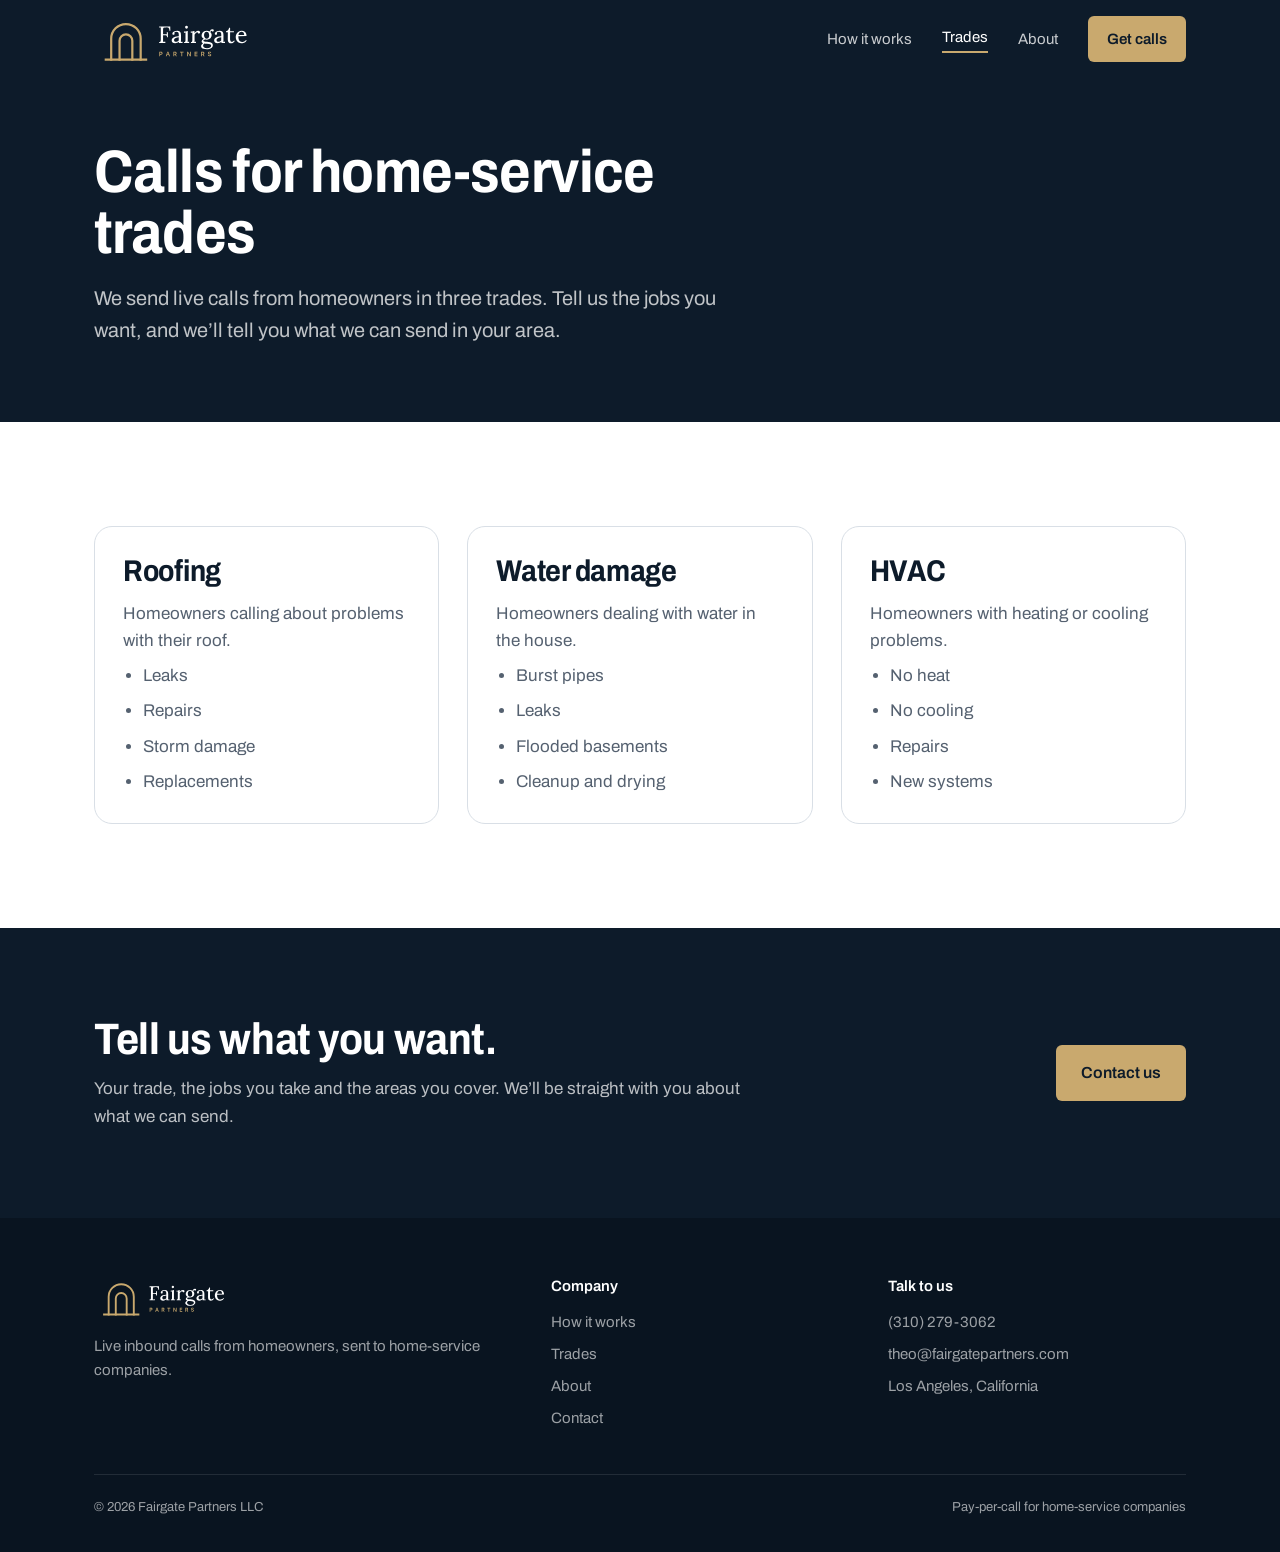
<file: trades.html>
<!doctype html>
<html lang="en">
<head>
<meta charset="utf-8">
<meta name="viewport" content="width=device-width, initial-scale=1">
<title>Trades | Fairgate Partners</title>
<meta name="description" content="Live homeowner calls for roofing, water damage and HVAC companies. Choose the jobs, areas and hours you want.">
<link rel="canonical" href="https://fairgatepartners.com/trades.html">
<meta name="theme-color" content="#0d1b2a">
<meta property="og:type" content="website">
<meta property="og:site_name" content="Fairgate Partners">
<meta property="og:title" content="Trades | Fairgate Partners">
<meta property="og:description" content="Live homeowner calls for roofing, water damage and HVAC companies. Choose the jobs, areas and hours you want.">
<meta property="og:url" content="https://fairgatepartners.com/trades.html">
<meta property="og:image" content="https://fairgatepartners.com/og-image.png">
<meta property="og:image:width" content="1200">
<meta property="og:image:height" content="630">
<meta property="og:image:alt" content="Fairgate Partners logo">
<meta name="twitter:image" content="https://fairgatepartners.com/og-image.png">
<meta name="twitter:card" content="summary_large_image">
<link rel="icon" type="image/svg+xml" href="logo/fairgate-icon.svg">
<link rel="apple-touch-icon" href="logo/fairgate-icon.png">
<link rel="preconnect" href="https://fonts.googleapis.com">
<link rel="preconnect" href="https://fonts.gstatic.com" crossorigin>
<link href="https://fonts.googleapis.com/css2?family=Archivo:wdth,wght@62..125,400..800&display=swap" rel="stylesheet">
<link rel="stylesheet" href="styles.css">
</head>
<body>
<a class="skip" href="#main">Skip to content</a>
<header class="site-head">
  <div class="wrap">
    <a class="brand" href="index.html"><img src="logo/fairgate-wordmark-white.svg" alt="Fairgate Partners" width="157" height="54"></a>
    <nav class="nav" aria-label="Main"><a href="how-it-works.html">How it works</a><a href="trades.html" aria-current="page">Trades</a><a href="about.html">About</a><a class="btn btn-brass" href="contact.html">Get calls</a></nav>
    <details class="menu"><summary>Menu</summary><nav aria-label="Mobile"><a href="how-it-works.html">How it works</a><a href="trades.html">Trades</a><a href="about.html">About</a><a href="contact.html">Contact</a></nav></details>
  </div>
</header>
<main id="main">
<section class="page-head"><div class="wrap"><h1>Calls for home-service trades</h1><p class="lead">We send live calls from homeowners in three trades. Tell us the jobs you want, and we&rsquo;ll tell you what we can send in your area.</p></div></section>

<section class="section">
  <div class="wrap">
    <div class="rules three">
      <div class="rule-box" id="roofing"><h2 style="font-size:30px;margin-bottom:12px">Roofing</h2><p style="color:var(--muted)">Homeowners calling about problems with their roof.</p><ul><li>Leaks</li><li>Repairs</li><li>Storm damage</li><li>Replacements</li></ul></div>
      <div class="rule-box" id="water-damage"><h2 style="font-size:30px;margin-bottom:12px">Water damage</h2><p style="color:var(--muted)">Homeowners dealing with water in the house.</p><ul><li>Burst pipes</li><li>Leaks</li><li>Flooded basements</li><li>Cleanup and drying</li></ul></div>
      <div class="rule-box" id="hvac"><h2 style="font-size:30px;margin-bottom:12px">HVAC</h2><p style="color:var(--muted)">Homeowners with heating or cooling problems.</p><ul><li>No heat</li><li>No cooling</li><li>Repairs</li><li>New systems</li></ul></div>
    </div>
  </div>
</section>

<section class="band"><div class="wrap"><div><h2>Tell us what you want.</h2><p>Your trade, the jobs you take and the areas you cover. We&rsquo;ll be straight with you about what we can send.</p></div><a class="btn btn-brass" href="contact.html">Contact us</a></div></section>
</main>
<footer class="site-foot">
  <div class="wrap">
    <div class="foot-grid">
      <div>
        <img src="logo/fairgate-wordmark-white.svg" alt="Fairgate Partners" width="134" height="46">
        <p>Live inbound calls from homeowners, sent to home-service companies.</p>
      </div>
      <div>
        <h4>Company</h4>
        <ul><li><a href="how-it-works.html">How it works</a></li><li><a href="trades.html">Trades</a></li><li><a href="about.html">About</a></li><li><a href="contact.html">Contact</a></li></ul>
      </div>
      <div>
        <h4>Talk to us</h4>
        <ul><li><a href="tel:+13102793062">(310) 279-3062</a></li><li><a href="mailto:theo@fairgatepartners.com">theo@fairgatepartners.com</a></li><li>Los Angeles, California</li></ul>
      </div>
    </div>
    <div class="legal"><span>&copy; 2026 Fairgate Partners LLC</span><span>Pay-per-call for home-service companies</span></div>
  </div>
</footer>
</body>
</html>
</file>
<file: styles.css>
:root{
  --navy:#0d1b2a;
  --navy-2:#142a40;
  --navy-3:#1d3a57;
  --brass:#c9a96e;
  --brass-ink:#80602c;
  --mist:#eef1f4;
  --ink:#16212e;
  --muted:#556170;
  --line:#d9dfe6;
  --white:#ffffff;
  --ok:#5fb98a;
  --radius-sm:6px;
  --radius-lg:18px;
}
*{box-sizing:border-box;margin:0;padding:0}
html{scroll-behavior:smooth}
@media (prefers-reduced-motion:reduce){html{scroll-behavior:auto}}
body{font-family:'Archivo',system-ui,sans-serif;font-variation-settings:"wdth" 100;color:var(--ink);background:var(--white);line-height:1.6;font-size:17px;-webkit-font-smoothing:antialiased}
a{color:inherit}
img{display:block;max-width:100%}
:focus-visible{outline:2px solid var(--brass);outline-offset:3px}
.wrap{max-width:1140px;margin:0 auto;padding:0 24px}
.skip{position:absolute;left:-999px;top:8px;background:var(--brass);color:var(--navy);padding:8px 14px;z-index:50}
.skip:focus{left:8px}

/* Type */
h1,h2,h3{font-family:'Archivo',system-ui,sans-serif;font-variation-settings:"wdth" 88;color:var(--navy);letter-spacing:-.01em}
h1{font-size:clamp(40px,6vw,72px);line-height:1.02;font-weight:700}
h2{font-size:clamp(30px,3.6vw,44px);line-height:1.08;font-weight:700;max-width:22ch}
h3{font-size:20px;line-height:1.25;font-weight:650}
.lead{font-size:clamp(18px,1.6vw,20px);color:var(--muted);max-width:58ch;margin-top:18px}
p{max-width:66ch}

/* Buttons */
.btn{display:inline-block;font:inherit;font-weight:600;font-size:16px;padding:14px 24px;border-radius:var(--radius-sm);text-decoration:none;border:1.5px solid transparent;cursor:pointer;transition:background .15s,border-color .15s,color .15s}
.btn-brass{background:var(--brass);color:var(--navy)}
.btn-brass:hover{background:#d8bc86}
.btn-line{border-color:rgba(255,255,255,.35);color:var(--white)}
.btn-line:hover{border-color:var(--white)}
.btn-navy{background:var(--navy);color:var(--white)}
.btn-navy:hover{background:var(--navy-3)}
.actions{display:flex;gap:12px;flex-wrap:wrap;margin-top:34px}

/* Header */
.site-head{background:var(--navy);color:var(--white);position:relative;z-index:20}
.site-head .wrap{display:flex;align-items:center;justify-content:space-between;height:78px}
.brand img{height:54px;width:auto}
.nav{display:flex;align-items:center;gap:30px}
.nav a{text-decoration:none;font-size:15px;color:rgba(255,255,255,.78)}
.nav a:hover,.nav a[aria-current="page"]{color:var(--white)}
.nav a[aria-current="page"]{box-shadow:inset 0 -2px 0 var(--brass);padding-bottom:4px}
.nav .btn{padding:10px 18px;font-size:15px;color:var(--navy)}
.menu{display:none}
.menu summary{list-style:none;cursor:pointer;padding:10px;border:1px solid rgba(255,255,255,.3);border-radius:var(--radius-sm);font-size:15px}
.menu summary::-webkit-details-marker{display:none}

/* Hero */
.hero{background:var(--navy);color:var(--white);padding:72px 0 104px;overflow:hidden}
.hero .wrap{display:grid;grid-template-columns:1.15fr .85fr;gap:64px;align-items:center}
.hero h1{color:var(--white)}
.hero .lead{color:rgba(255,255,255,.74)}

/* Call card: the one memorable thing */
.call{background:var(--navy-2);border:1px solid rgba(255,255,255,.1);border-radius:var(--radius-lg);padding:28px;position:relative;box-shadow:0 30px 80px -30px rgba(0,0,0,.6)}
.call-top{display:flex;justify-content:space-between;align-items:center;font-size:14px;color:rgba(255,255,255,.6)}
.status{display:inline-flex;align-items:center;gap:8px;color:var(--white);font-weight:600}
.dot{width:10px;height:10px;border-radius:50%;background:var(--brass);position:relative}
.ringing .dot::after{content:"";position:absolute;inset:-6px;border-radius:50%;border:2px solid var(--brass);animation:ring 1.1s ease-out infinite}
.connected .dot{background:var(--ok)}
@keyframes ring{from{transform:scale(.6);opacity:1}to{transform:scale(1.6);opacity:0}}
.caller{margin-top:26px}
.caller strong{display:block;font-size:24px;font-variation-settings:"wdth" 88;font-weight:700}
.caller span{color:rgba(255,255,255,.7)}
.need{margin-top:20px;padding:14px 16px;border-radius:var(--radius-sm);background:rgba(255,255,255,.06);font-size:15px;color:rgba(255,255,255,.85)}
.timer{margin-top:26px;display:flex;align-items:flex-end;justify-content:space-between;gap:16px}
.clock{font-size:52px;font-weight:600;font-variant-numeric:tabular-nums;line-height:1;font-variation-settings:"wdth" 80}
.bar{flex:1;height:6px;border-radius:3px;background:rgba(255,255,255,.12);margin-bottom:12px;position:relative;overflow:hidden}
.bar i{position:absolute;inset:0 auto 0 0;width:0;background:var(--brass);border-radius:3px}
.bill{margin-top:16px;font-size:14px;color:rgba(255,255,255,.6);min-height:22px}
.bill.on{color:var(--ok);font-weight:600}
.call-note{margin-top:14px;font-size:13px;color:rgba(255,255,255,.45)}

/* Sections */
.section{padding:104px 0}
.section.mist{background:var(--mist)}
.section-head{margin-bottom:52px}

.steps{display:grid;grid-template-columns:repeat(3,1fr);gap:40px;counter-reset:s}
.step{border-top:2px solid var(--navy);padding-top:22px}
.step b{display:block;font-size:15px;color:var(--brass-ink);margin-bottom:10px;font-weight:600}
.step p{color:var(--muted);margin-top:10px}

.controls{display:grid;grid-template-columns:1fr 1fr;gap:0 56px}
.controls div{padding:22px 0;border-bottom:1px solid var(--line)}
.controls dt{font-weight:650;color:var(--navy);font-size:18px}
.controls dd{color:var(--muted);margin-top:4px}

.split{display:grid;grid-template-columns:.9fr 1.1fr;gap:72px;align-items:start}

.trades{display:grid;grid-template-columns:repeat(3,1fr);gap:20px}
.trade{display:block;padding:30px 28px;background:var(--white);border:1.5px solid var(--line);border-radius:var(--radius-lg);text-decoration:none;color:inherit;transition:border-color .15s,background .15s}
.trade:hover{border-color:var(--navy);background:var(--mist)}
.trade p{color:var(--muted);margin-top:10px;font-size:16px}
.trade .tag{display:inline-block;margin-top:20px;font-size:15px;color:var(--brass-ink);font-weight:600;text-decoration:underline;text-underline-offset:3px}

.band{background:var(--navy);color:var(--white);padding:88px 0}
.band .wrap{display:flex;justify-content:space-between;align-items:center;gap:40px;flex-wrap:wrap}
.band h2{color:var(--white)}
.band p{color:rgba(255,255,255,.72);margin-top:12px}

/* Inner pages */
.page-head{background:var(--navy);color:var(--white);padding:64px 0 76px}
.page-head h1{color:var(--white);font-size:clamp(38px,5vw,60px);max-width:18ch}
.page-head .lead{color:rgba(255,255,255,.74)}

.prose h2{margin-bottom:16px}
.prose p + p{margin-top:14px}
.prose ul{margin:14px 0 0 20px;max-width:62ch}
.prose li{margin-top:8px;color:var(--ink)}
.prose p{color:var(--muted)}

.rules{display:grid;grid-template-columns:1fr 1fr;gap:28px}
.rule-box{border:1px solid var(--line);border-radius:var(--radius-lg);padding:28px}
.rule-box h3{margin-bottom:12px}
.rule-box ul{margin-left:20px}
.rule-box li{margin-top:8px;color:var(--muted)}
.rules.three{grid-template-columns:repeat(3,1fr)}
.rule-box.yes{border-color:var(--navy);border-width:2px}

.faq{border-top:1px solid var(--line);max-width:800px}
.faq details{border-bottom:1px solid var(--line)}
.faq summary{list-style:none;cursor:pointer;padding:22px 44px 22px 0;font-weight:650;font-size:18px;color:var(--navy);position:relative}
.faq summary::-webkit-details-marker{display:none}
.faq summary::after{content:"+";position:absolute;right:6px;top:16px;font-size:26px;font-weight:400;color:var(--brass-ink);transition:transform .2s}
.faq details[open] summary::after{transform:rotate(45deg)}
.faq details p{padding:0 44px 22px 0;color:var(--muted)}

.people{display:grid;grid-template-columns:1fr 1fr;gap:28px;margin-top:8px}

/* Form */
.contact-grid{display:grid;grid-template-columns:1.4fr .8fr;gap:64px;align-items:start}
form .row{display:grid;grid-template-columns:1fr 1fr;gap:18px}
.field{display:flex;flex-direction:column;margin-bottom:18px}
label{font-weight:600;font-size:15px;color:var(--navy);margin-bottom:6px}
label small{font-weight:400;color:var(--muted)}
input,select,textarea{font:inherit;font-size:16px;padding:12px 14px;border:1.5px solid var(--line);border-radius:var(--radius-sm);background:var(--white);color:var(--ink)}
input:focus,select:focus,textarea:focus{outline:none;border-color:var(--navy);box-shadow:0 0 0 3px rgba(201,169,110,.35)}
textarea{min-height:120px;resize:vertical}
.choice{display:flex;gap:12px;flex-wrap:wrap;margin-bottom:22px}
.choice label{display:flex;align-items:center;gap:10px;border:1.5px solid var(--line);border-radius:var(--radius-sm);padding:12px 16px;font-weight:500;cursor:pointer;margin:0}
.choice input{accent-color:var(--navy)}
.choice label:has(input:checked){border-color:var(--navy);background:var(--mist)}
.sent{background:var(--mist);border-radius:var(--radius-lg);padding:40px 36px;border-left:4px solid var(--brass)}
.sent:focus{outline:none}
.hp{position:absolute;left:-9999px}
.form-note{font-size:14px;color:var(--muted);margin-top:14px}
.aside{background:var(--mist);border-radius:var(--radius-lg);padding:30px}
.aside h3{margin-bottom:6px}
.aside p{color:var(--muted);font-size:16px}
.aside a{font-weight:600;color:var(--navy)}
.aside div + div{margin-top:24px;padding-top:24px;border-top:1px solid var(--line)}

/* Footer */
.site-foot{background:#091420;color:rgba(255,255,255,.6);font-size:15px;padding:56px 0 34px}
.foot-grid{display:grid;grid-template-columns:1.4fr 1fr 1fr;gap:40px}
.site-foot img{height:46px;width:auto;margin-bottom:14px}
.site-foot h4{color:var(--white);font-size:15px;margin-bottom:12px;font-weight:600}
.site-foot ul{list-style:none}
.site-foot li{margin-top:8px}
.site-foot a{text-decoration:none}
.site-foot a:hover{color:var(--white)}
.legal{margin-top:44px;padding-top:22px;border-top:1px solid rgba(255,255,255,.1);font-size:13px;display:flex;justify-content:space-between;gap:16px;flex-wrap:wrap}

@media (max-width:900px){
  .nav{display:none}
  .menu{display:block;position:relative}
  .menu nav{position:absolute;right:0;top:52px;background:var(--navy-2);border:1px solid rgba(255,255,255,.12);border-radius:var(--radius-sm);padding:10px;display:flex;flex-direction:column;min-width:220px}
  .menu nav a{padding:12px 14px;text-decoration:none;color:var(--white)}
  .hero .wrap,.split,.contact-grid{grid-template-columns:1fr;gap:44px}
  .hero{padding:48px 0 72px}
  .section{padding:72px 0}
  .steps{grid-template-columns:1fr;gap:28px}
  .controls,.rules,.rules.three,.people{grid-template-columns:1fr}
  .trades{grid-template-columns:1fr}
  .foot-grid{grid-template-columns:1fr}
  form .row{grid-template-columns:1fr;gap:0}
  .brand img{height:46px}
}
</file>
